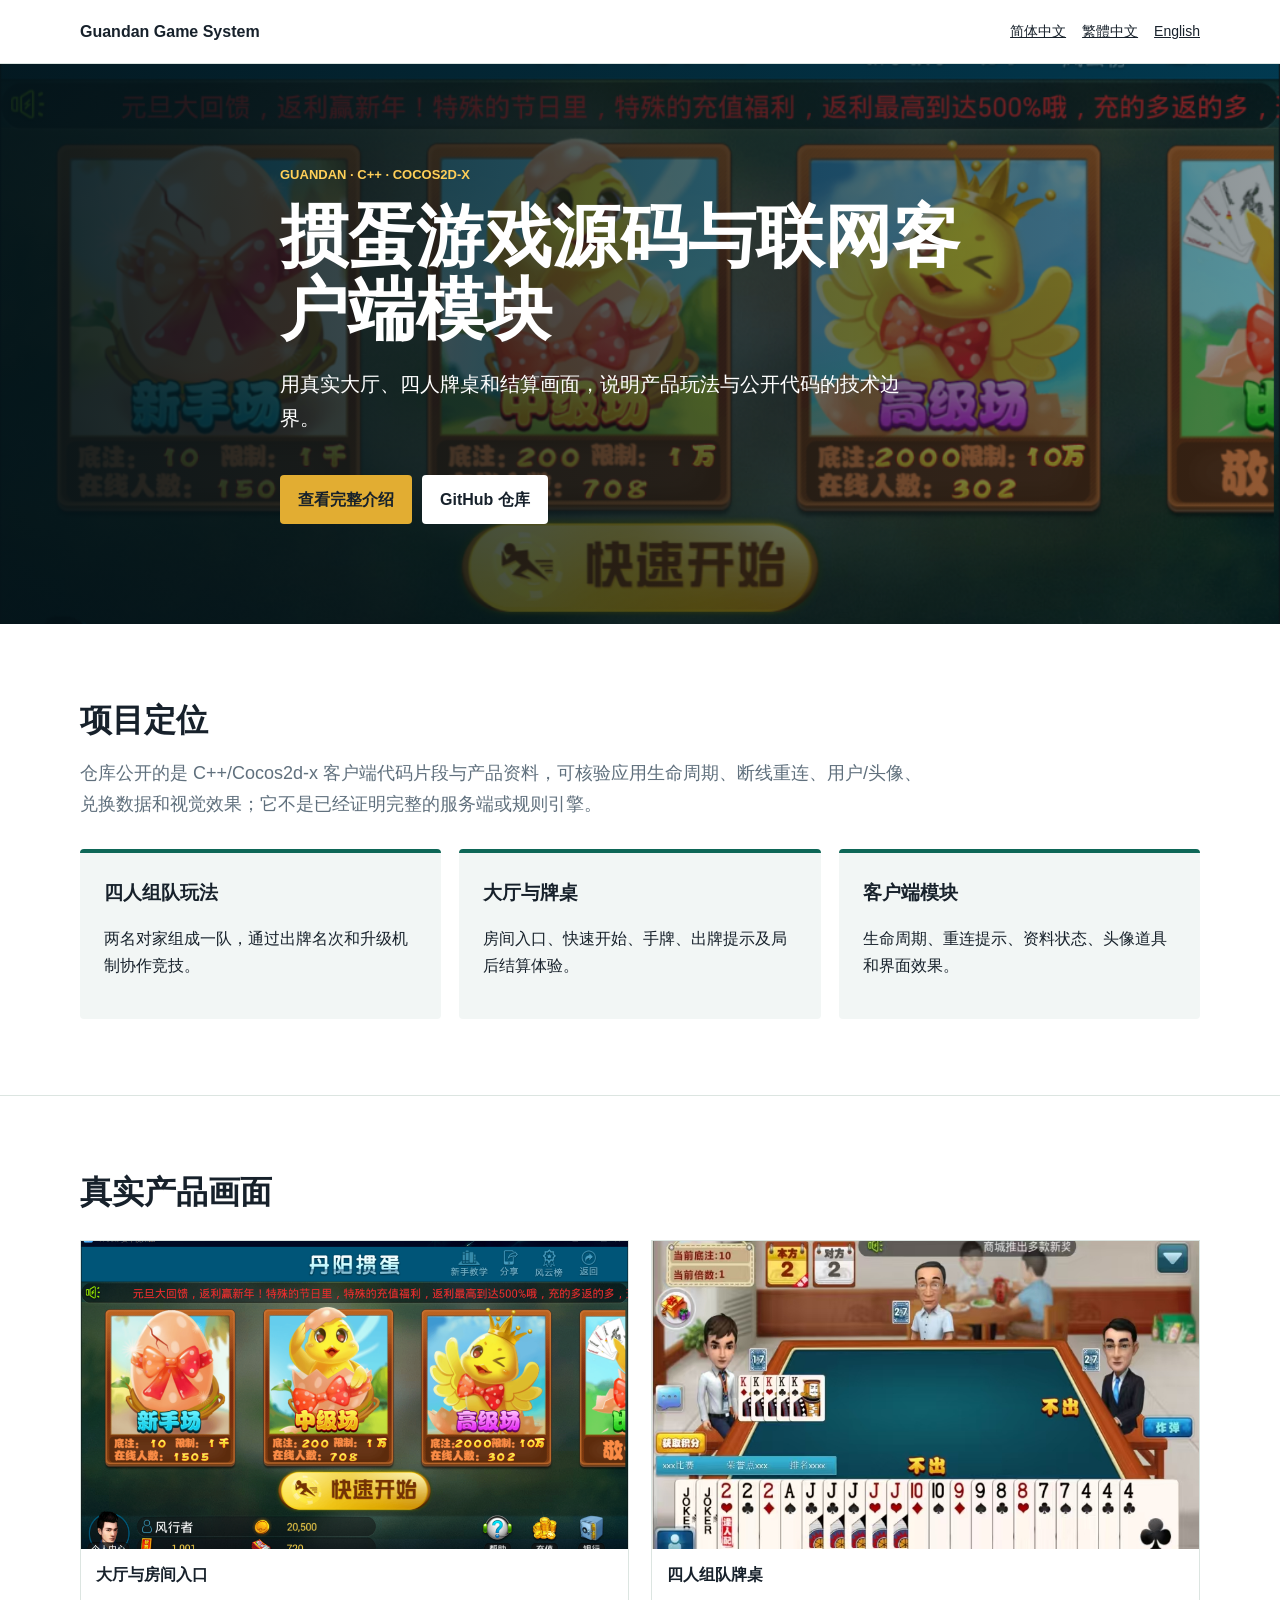
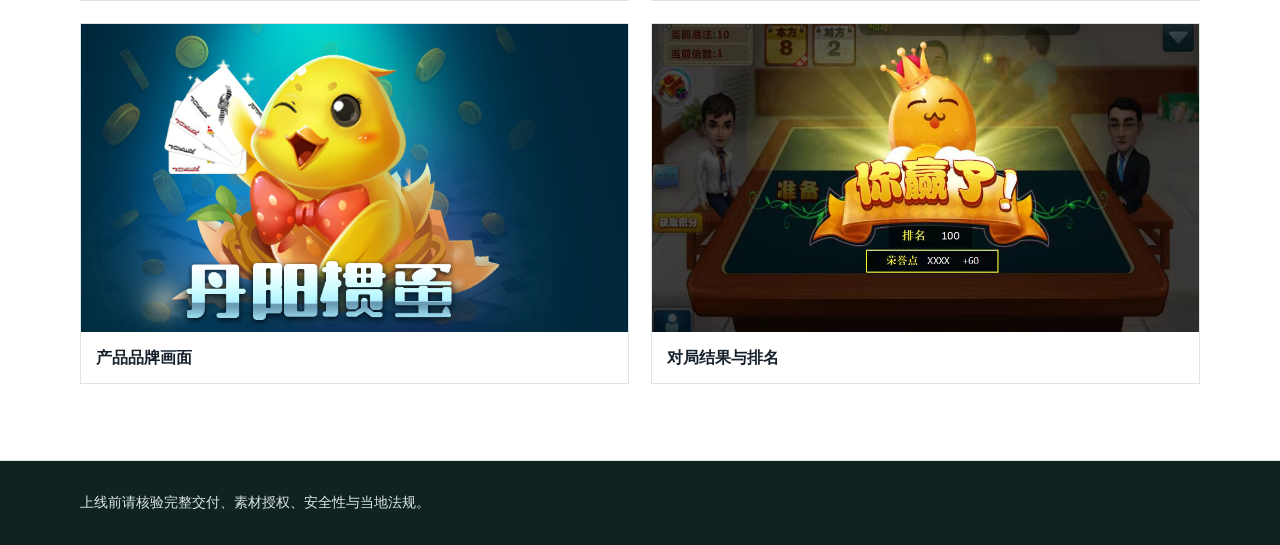
<file: docs/index.html>
<!doctype html><html lang="zh-CN"><head><meta charset="utf-8">
  <meta name="google-site-verification" content="rrp5Uvgzi-1-rMxUBfhV3wjlNrFqzwnqiA4e3qsOLEM" /><meta name="viewport" content="width=device-width,initial-scale=1"><title>掼蛋游戏源码｜C++ Cocos2d-x 客户端与联网大厅</title><meta name="description" content="掼蛋游戏源码图文介绍：四人组队玩法、大厅与牌桌体验，以及 C++ Cocos2d-x 客户端、断线重连、用户数据和特效模块。"><link rel="canonical" href="https://masterai-top.github.io/Egg-Throwing-Arcade-Game-System/"><link rel="alternate" hreflang="zh-CN" href="https://masterai-top.github.io/Egg-Throwing-Arcade-Game-System/zh-cn/"><link rel="alternate" hreflang="zh-TW" href="https://masterai-top.github.io/Egg-Throwing-Arcade-Game-System/zh-tw/"><link rel="alternate" hreflang="en" href="https://masterai-top.github.io/Egg-Throwing-Arcade-Game-System/en/"><link rel="alternate" hreflang="x-default" href="https://masterai-top.github.io/Egg-Throwing-Arcade-Game-System/"><meta property="og:title" content="掼蛋游戏源码与 C++ 客户端模块"><meta property="og:image" content="https://masterai-top.github.io/Egg-Throwing-Arcade-Game-System/assets/images/guandan-lobby.png"><link rel="stylesheet" href="assets/style.css"></head><body><nav><div class="wrap nav"><a class="brand" href="./">Guandan Game System</a><div class="lang"><a href="zh-cn/">简体中文</a><a href="zh-tw/">繁體中文</a><a href="en/">English</a></div></div></nav><header class="hero"><div class="wrap hero-copy"><div class="eyebrow">GUANDAN · C++ · COCOS2D-X</div><h1>掼蛋游戏源码与联网客户端模块</h1><p>用真实大厅、四人牌桌和结算画面，说明产品玩法与公开代码的技术边界。</p><a class="button" href="zh-cn/">查看完整介绍</a><a class="button alt" href="https://github.com/masterai-top/Egg-Throwing-Arcade-Game-System">GitHub 仓库</a></div></header><main><section><div class="wrap"><h2>项目定位</h2><p class="lead">仓库公开的是 C++/Cocos2d-x 客户端代码片段与产品资料，可核验应用生命周期、断线重连、用户/头像、兑换数据和视觉效果；它不是已经证明完整的服务端或规则引擎。</p><div class="cards"><article class="card"><h3>四人组队玩法</h3><p>两名对家组成一队，通过出牌名次和升级机制协作竞技。</p></article><article class="card"><h3>大厅与牌桌</h3><p>房间入口、快速开始、手牌、出牌提示及局后结算体验。</p></article><article class="card"><h3>客户端模块</h3><p>生命周期、重连提示、资料状态、头像道具和界面效果。</p></article></div></div></section><section><div class="wrap"><h2>真实产品画面</h2><div class="gallery"><figure><img src="assets/images/guandan-lobby.png" alt="掼蛋游戏大厅"><figcaption>大厅与房间入口</figcaption></figure><figure><img src="assets/images/guandan-table.png" alt="掼蛋四人牌桌"><figcaption>四人组队牌桌</figcaption></figure><figure><img src="assets/images/guandan-brand.png" alt="掼蛋产品品牌画面"><figcaption>产品品牌画面</figcaption></figure><figure><img src="assets/images/guandan-result.png" alt="掼蛋结算界面"><figcaption>对局结果与排名</figcaption></figure></div></div></section></main><footer class="footer"><div class="wrap">上线前请核验完整交付、素材授权、安全性与当地法规。</div></footer></body></html>
</file>
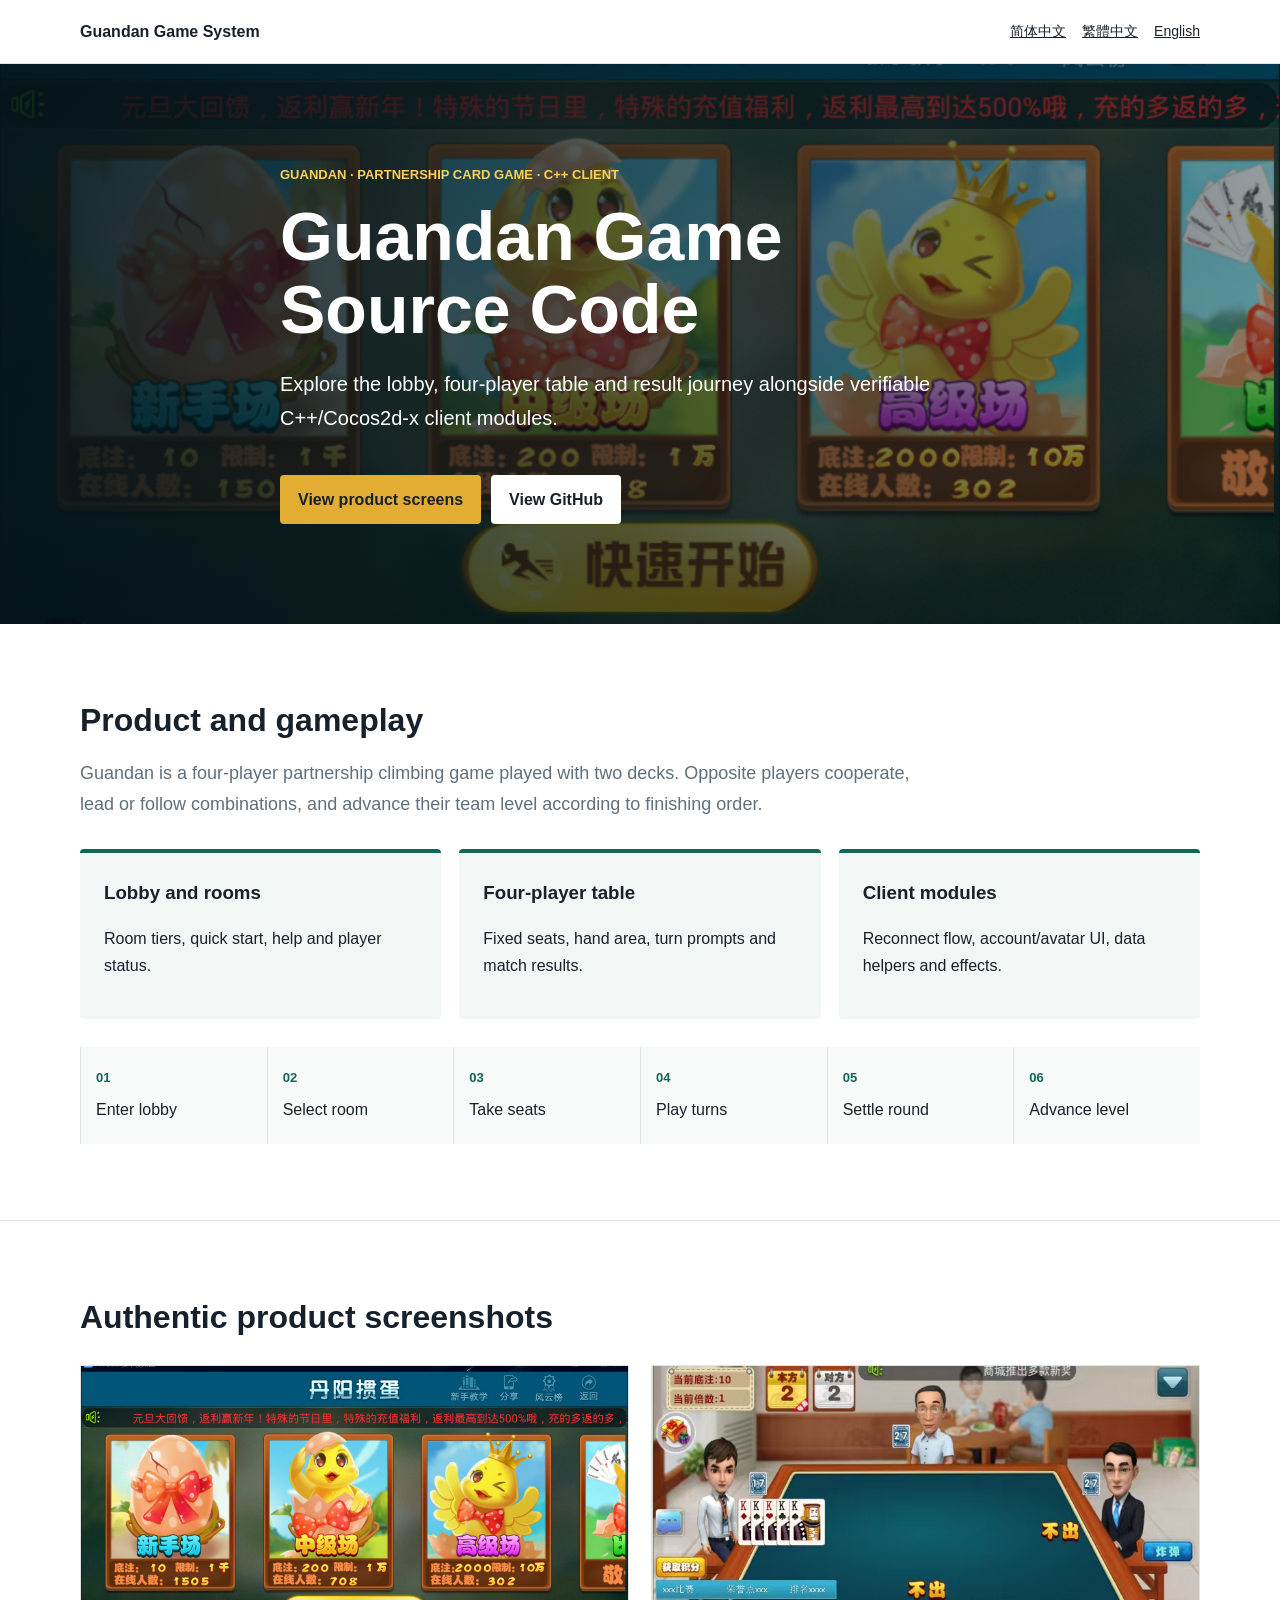
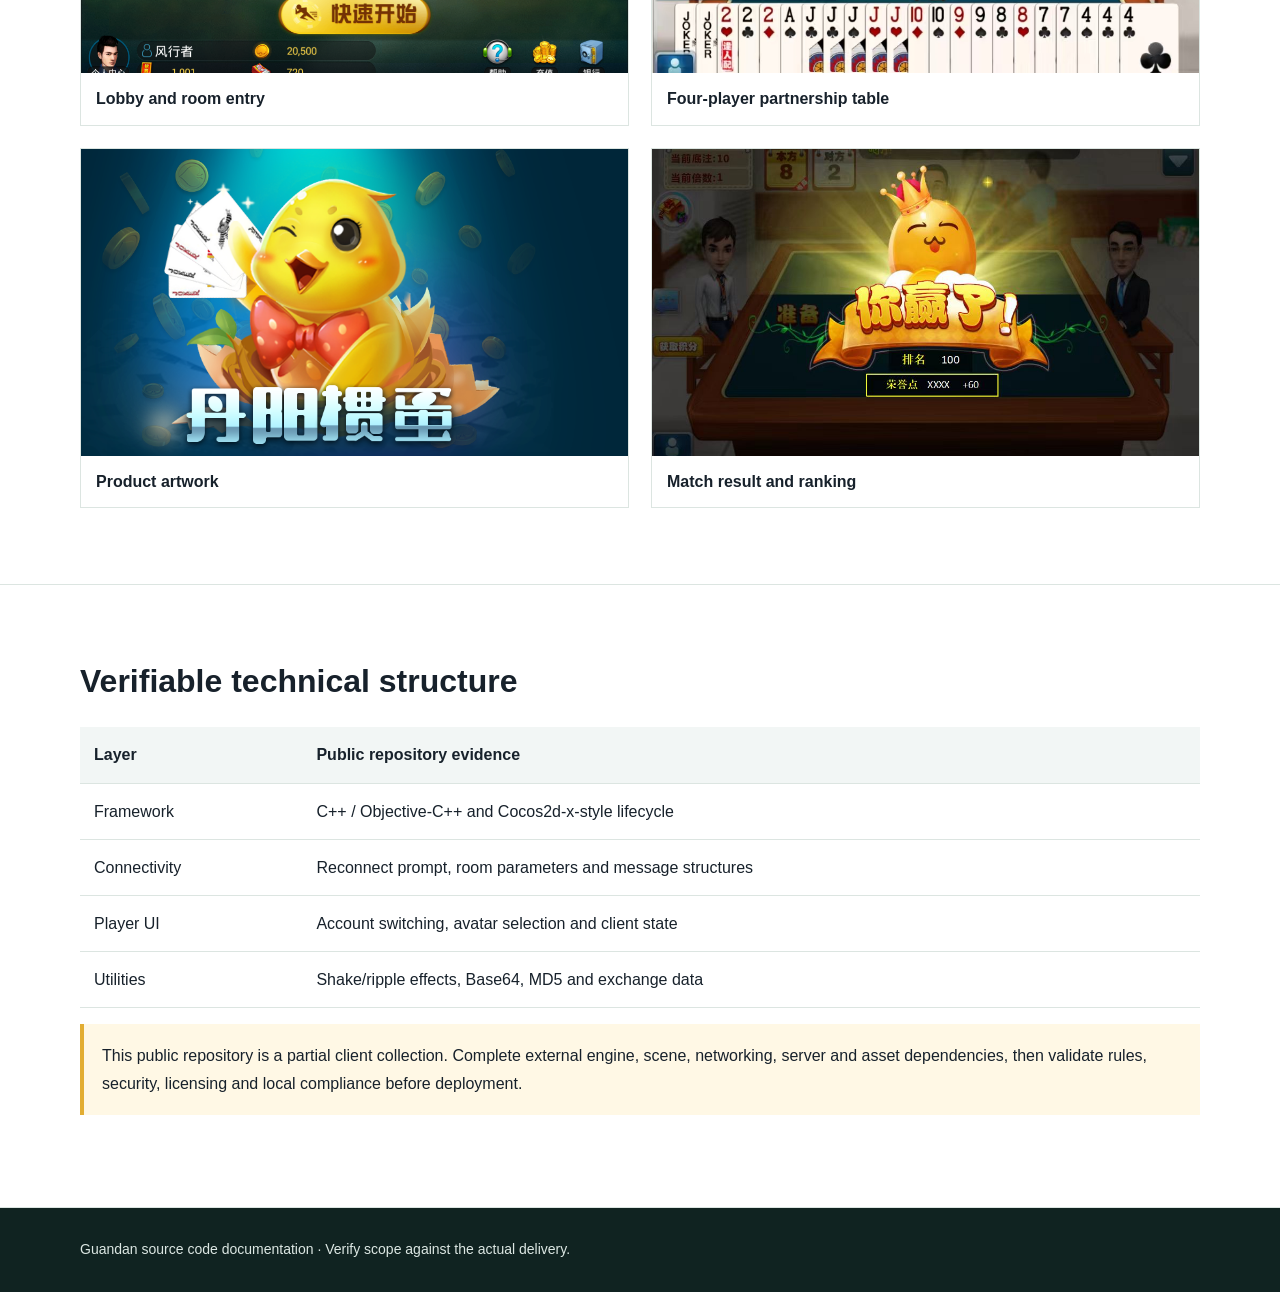
<file: docs/en/index.html>
<!doctype html><html lang="en"><head><meta charset="utf-8"><meta name="viewport" content="width=device-width,initial-scale=1"><title>Guandan Game Source Code | C++ Cocos2d-x Client Modules</title><meta name="description" content="Guandan game source code overview with four-player partnership gameplay, authentic lobby/table screenshots and verifiable C++ Cocos2d-x client modules."><link rel="canonical" href="https://masterai-top.github.io/Egg-Throwing-Arcade-Game-System/en/"><link rel="alternate" hreflang="zh-CN" href="https://masterai-top.github.io/Egg-Throwing-Arcade-Game-System/zh-cn/"><link rel="alternate" hreflang="zh-TW" href="https://masterai-top.github.io/Egg-Throwing-Arcade-Game-System/zh-tw/"><link rel="alternate" hreflang="en" href="https://masterai-top.github.io/Egg-Throwing-Arcade-Game-System/en/"><link rel="alternate" hreflang="x-default" href="https://masterai-top.github.io/Egg-Throwing-Arcade-Game-System/"><meta property="og:image" content="https://masterai-top.github.io/Egg-Throwing-Arcade-Game-System/assets/images/guandan-table.png"><link rel="stylesheet" href="../assets/style.css"></head><body><nav><div class="wrap nav"><a class="brand" href="../">Guandan Game System</a><div class="lang"><a href="../zh-cn/">简体中文</a><a href="../zh-tw/">繁體中文</a><a href="./">English</a></div></div></nav><header class="hero"><div class="wrap hero-copy"><div class="eyebrow">GUANDAN · PARTNERSHIP CARD GAME · C++ CLIENT</div><h1>Guandan Game Source Code</h1><p>Explore the lobby, four-player table and result journey alongside verifiable C++/Cocos2d-x client modules.</p><a class="button" href="#screens">View product screens</a><a class="button alt" href="https://github.com/masterai-top/Egg-Throwing-Arcade-Game-System">View GitHub</a></div></header><main><section><div class="wrap"><h2>Product and gameplay</h2><p class="lead">Guandan is a four-player partnership climbing game played with two decks. Opposite players cooperate, lead or follow combinations, and advance their team level according to finishing order.</p><div class="cards"><article class="card"><h3>Lobby and rooms</h3><p>Room tiers, quick start, help and player status.</p></article><article class="card"><h3>Four-player table</h3><p>Fixed seats, hand area, turn prompts and match results.</p></article><article class="card"><h3>Client modules</h3><p>Reconnect flow, account/avatar UI, data helpers and effects.</p></article></div><div class="flow"><div class="step"><b>01</b>Enter lobby</div><div class="step"><b>02</b>Select room</div><div class="step"><b>03</b>Take seats</div><div class="step"><b>04</b>Play turns</div><div class="step"><b>05</b>Settle round</div><div class="step"><b>06</b>Advance level</div></div></div></section><section id="screens"><div class="wrap"><h2>Authentic product screenshots</h2><div class="gallery"><figure><img src="../assets/images/guandan-lobby.png" alt="Guandan game lobby and room selection"><figcaption>Lobby and room entry</figcaption></figure><figure><img src="../assets/images/guandan-table.png" alt="Guandan four-player card table"><figcaption>Four-player partnership table</figcaption></figure><figure><img src="../assets/images/guandan-brand.png" alt="Guandan product artwork"><figcaption>Product artwork</figcaption></figure><figure><img src="../assets/images/guandan-result.png" alt="Guandan match result and ranking"><figcaption>Match result and ranking</figcaption></figure></div></div></section><section><div class="wrap"><h2>Verifiable technical structure</h2><table class="tech"><tr><th>Layer</th><th>Public repository evidence</th></tr><tr><td>Framework</td><td>C++ / Objective-C++ and Cocos2d-x-style lifecycle</td></tr><tr><td>Connectivity</td><td>Reconnect prompt, room parameters and message structures</td></tr><tr><td>Player UI</td><td>Account switching, avatar selection and client state</td></tr><tr><td>Utilities</td><td>Shake/ripple effects, Base64, MD5 and exchange data</td></tr></table><p class="note">This public repository is a partial client collection. Complete external engine, scene, networking, server and asset dependencies, then validate rules, security, licensing and local compliance before deployment.</p></div></section></main><footer class="footer"><div class="wrap">Guandan source code documentation · Verify scope against the actual delivery.</div></footer></body></html>
</file>
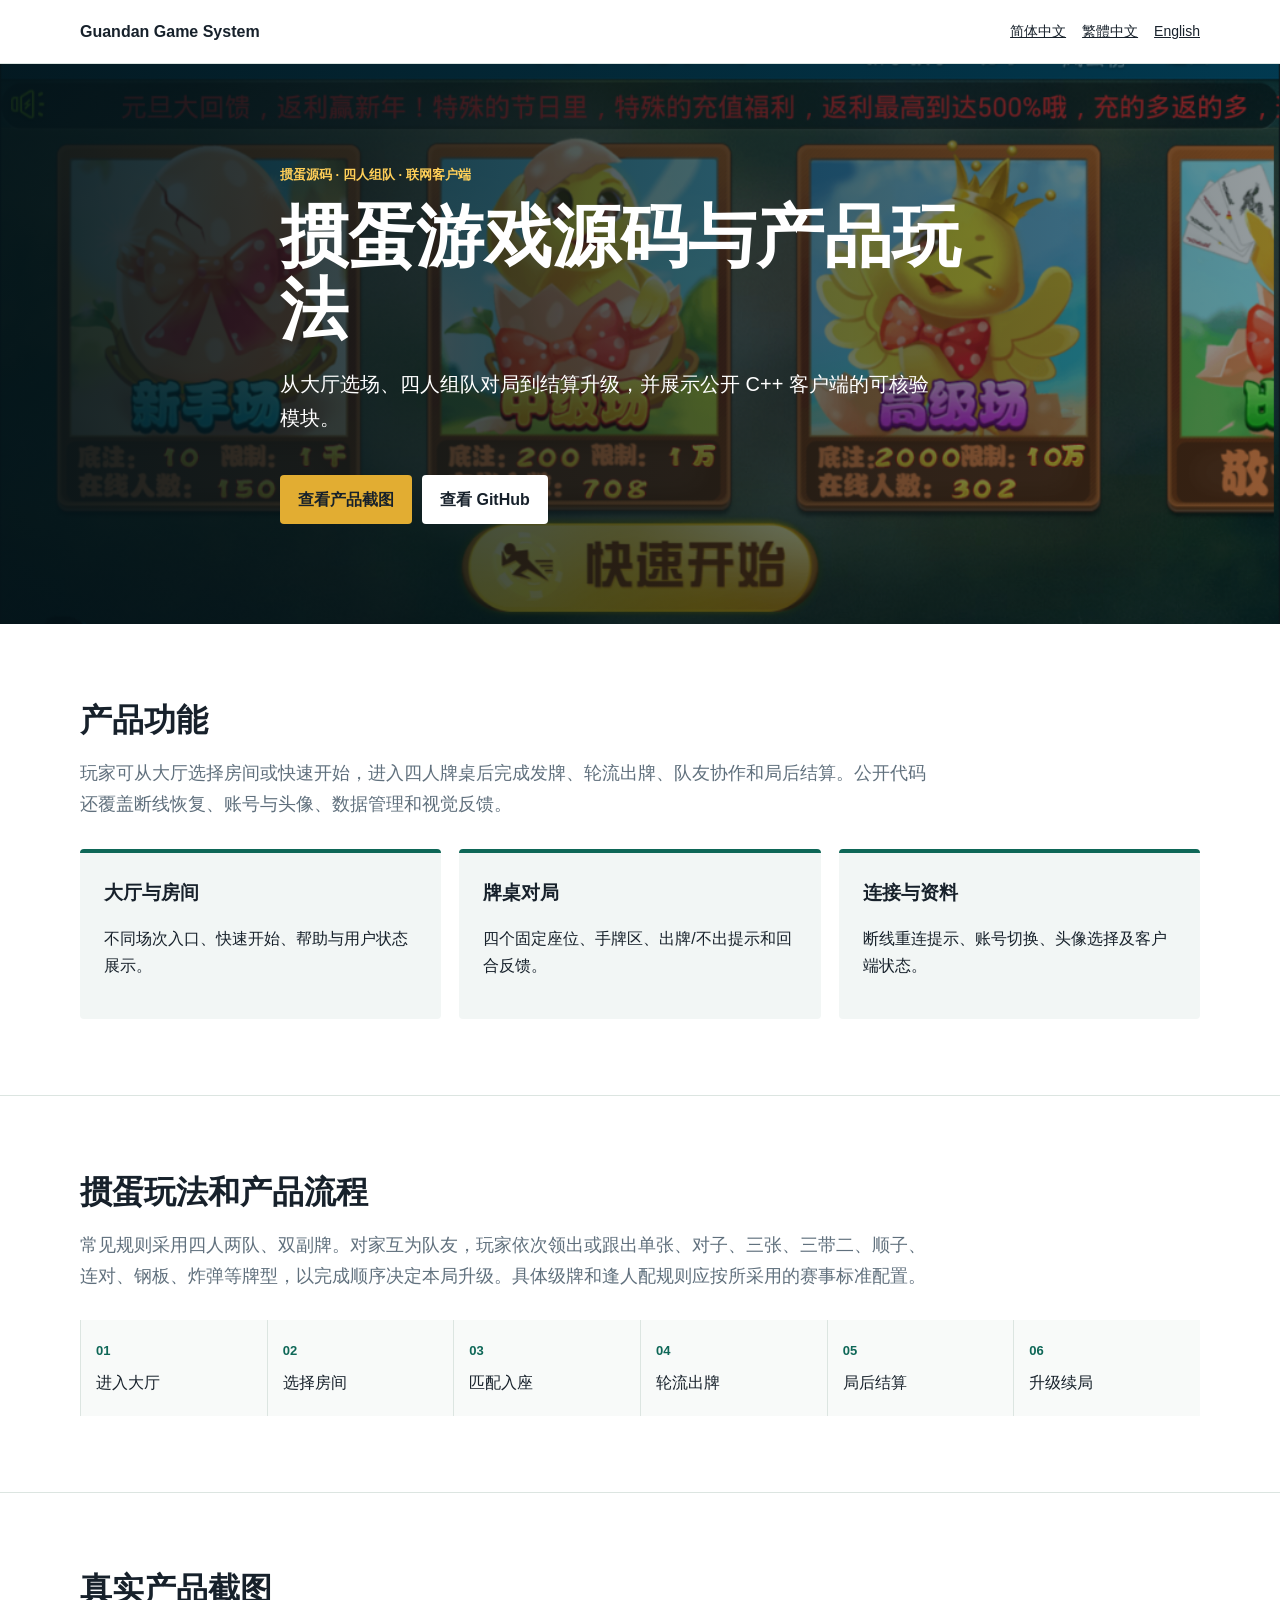
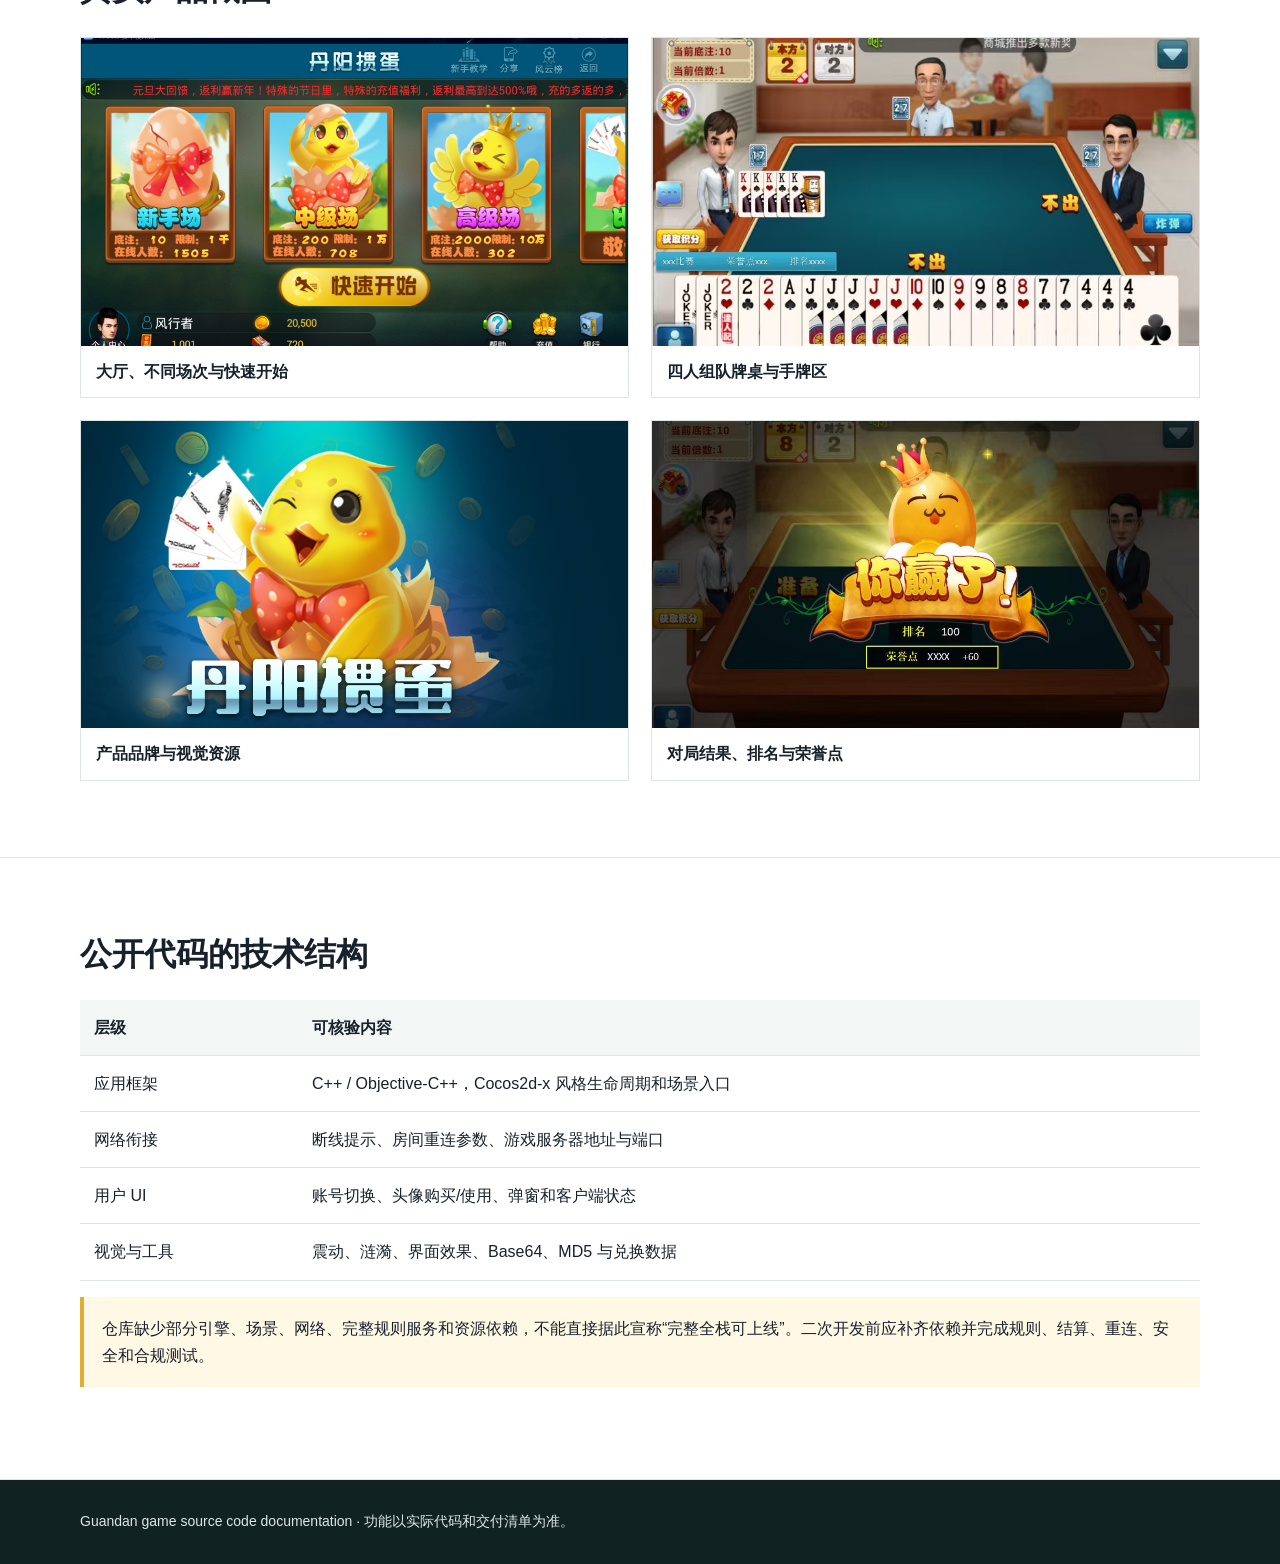
<file: docs/zh-cn/index.html>
<!doctype html><html lang="zh-CN"><head><meta charset="utf-8"><meta name="viewport" content="width=device-width,initial-scale=1"><title>掼蛋源码与掼蛋游戏源码｜玩法、截图和 C++ 技术结构</title><meta name="description" content="掼蛋源码完整图文说明：四人两队、双副牌、常见牌型、房间对局流程，以及 C++ Cocos2d-x 客户端、断线重连和用户模块。"><link rel="canonical" href="https://masterai-top.github.io/Egg-Throwing-Arcade-Game-System/zh-cn/"><link rel="alternate" hreflang="zh-CN" href="https://masterai-top.github.io/Egg-Throwing-Arcade-Game-System/zh-cn/"><link rel="alternate" hreflang="zh-TW" href="https://masterai-top.github.io/Egg-Throwing-Arcade-Game-System/zh-tw/"><link rel="alternate" hreflang="en" href="https://masterai-top.github.io/Egg-Throwing-Arcade-Game-System/en/"><link rel="alternate" hreflang="x-default" href="https://masterai-top.github.io/Egg-Throwing-Arcade-Game-System/"><meta property="og:image" content="https://masterai-top.github.io/Egg-Throwing-Arcade-Game-System/assets/images/guandan-table.png"><link rel="stylesheet" href="../assets/style.css"></head><body><nav><div class="wrap nav"><a class="brand" href="../">Guandan Game System</a><div class="lang"><a href="./">简体中文</a><a href="../zh-tw/">繁體中文</a><a href="../en/">English</a></div></div></nav><header class="hero"><div class="wrap hero-copy"><div class="eyebrow">掼蛋源码 · 四人组队 · 联网客户端</div><h1>掼蛋游戏源码与产品玩法</h1><p>从大厅选场、四人组队对局到结算升级，并展示公开 C++ 客户端的可核验模块。</p><a class="button" href="#screens">查看产品截图</a><a class="button alt" href="https://github.com/masterai-top/Egg-Throwing-Arcade-Game-System">查看 GitHub</a></div></header><main><section><div class="wrap"><h2>产品功能</h2><p class="lead">玩家可从大厅选择房间或快速开始，进入四人牌桌后完成发牌、轮流出牌、队友协作和局后结算。公开代码还覆盖断线恢复、账号与头像、数据管理和视觉反馈。</p><div class="cards"><article class="card"><h3>大厅与房间</h3><p>不同场次入口、快速开始、帮助与用户状态展示。</p></article><article class="card"><h3>牌桌对局</h3><p>四个固定座位、手牌区、出牌/不出提示和回合反馈。</p></article><article class="card"><h3>连接与资料</h3><p>断线重连提示、账号切换、头像选择及客户端状态。</p></article></div></div></section><section><div class="wrap"><h2>掼蛋玩法和产品流程</h2><p class="lead">常见规则采用四人两队、双副牌。对家互为队友，玩家依次领出或跟出单张、对子、三张、三带二、顺子、连对、钢板、炸弹等牌型，以完成顺序决定本局升级。具体级牌和逢人配规则应按所采用的赛事标准配置。</p><div class="flow"><div class="step"><b>01</b>进入大厅</div><div class="step"><b>02</b>选择房间</div><div class="step"><b>03</b>匹配入座</div><div class="step"><b>04</b>轮流出牌</div><div class="step"><b>05</b>局后结算</div><div class="step"><b>06</b>升级续局</div></div></div></section><section id="screens"><div class="wrap"><h2>真实产品截图</h2><div class="gallery"><figure><img src="../assets/images/guandan-lobby.png" alt="掼蛋源码产品大厅和房间"><figcaption>大厅、不同场次与快速开始</figcaption></figure><figure><img src="../assets/images/guandan-table.png" alt="掼蛋游戏四人牌桌和手牌"><figcaption>四人组队牌桌与手牌区</figcaption></figure><figure><img src="../assets/images/guandan-brand.png" alt="丹阳掼蛋产品品牌画面"><figcaption>产品品牌与视觉资源</figcaption></figure><figure><img src="../assets/images/guandan-result.png" alt="掼蛋游戏结算和排名"><figcaption>对局结果、排名与荣誉点</figcaption></figure></div></div></section><section><div class="wrap"><h2>公开代码的技术结构</h2><table class="tech"><tr><th>层级</th><th>可核验内容</th></tr><tr><td>应用框架</td><td>C++ / Objective-C++，Cocos2d-x 风格生命周期和场景入口</td></tr><tr><td>网络衔接</td><td>断线提示、房间重连参数、游戏服务器地址与端口</td></tr><tr><td>用户 UI</td><td>账号切换、头像购买/使用、弹窗和客户端状态</td></tr><tr><td>视觉与工具</td><td>震动、涟漪、界面效果、Base64、MD5 与兑换数据</td></tr></table><p class="note">仓库缺少部分引擎、场景、网络、完整规则服务和资源依赖，不能直接据此宣称“完整全栈可上线”。二次开发前应补齐依赖并完成规则、结算、重连、安全和合规测试。</p></div></section></main><footer class="footer"><div class="wrap">Guandan game source code documentation · 功能以实际代码和交付清单为准。</div></footer></body></html>
</file>
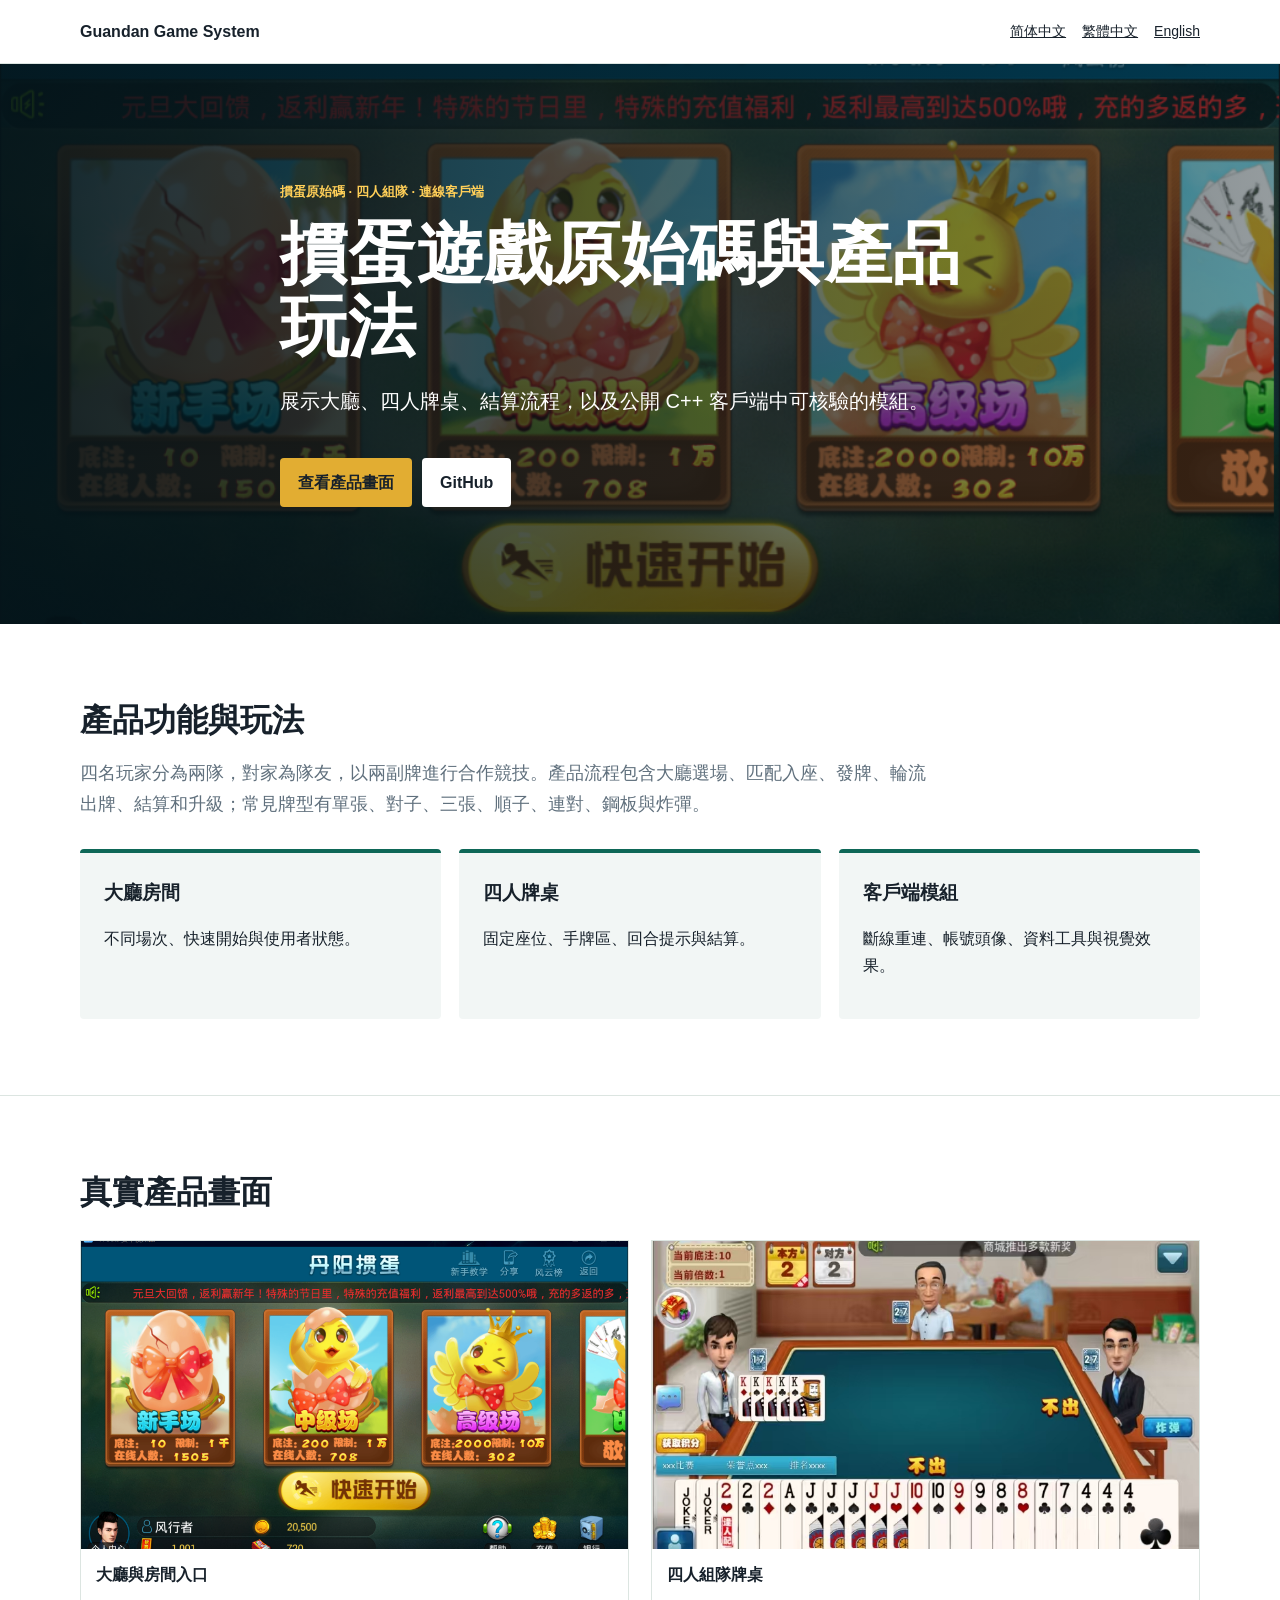
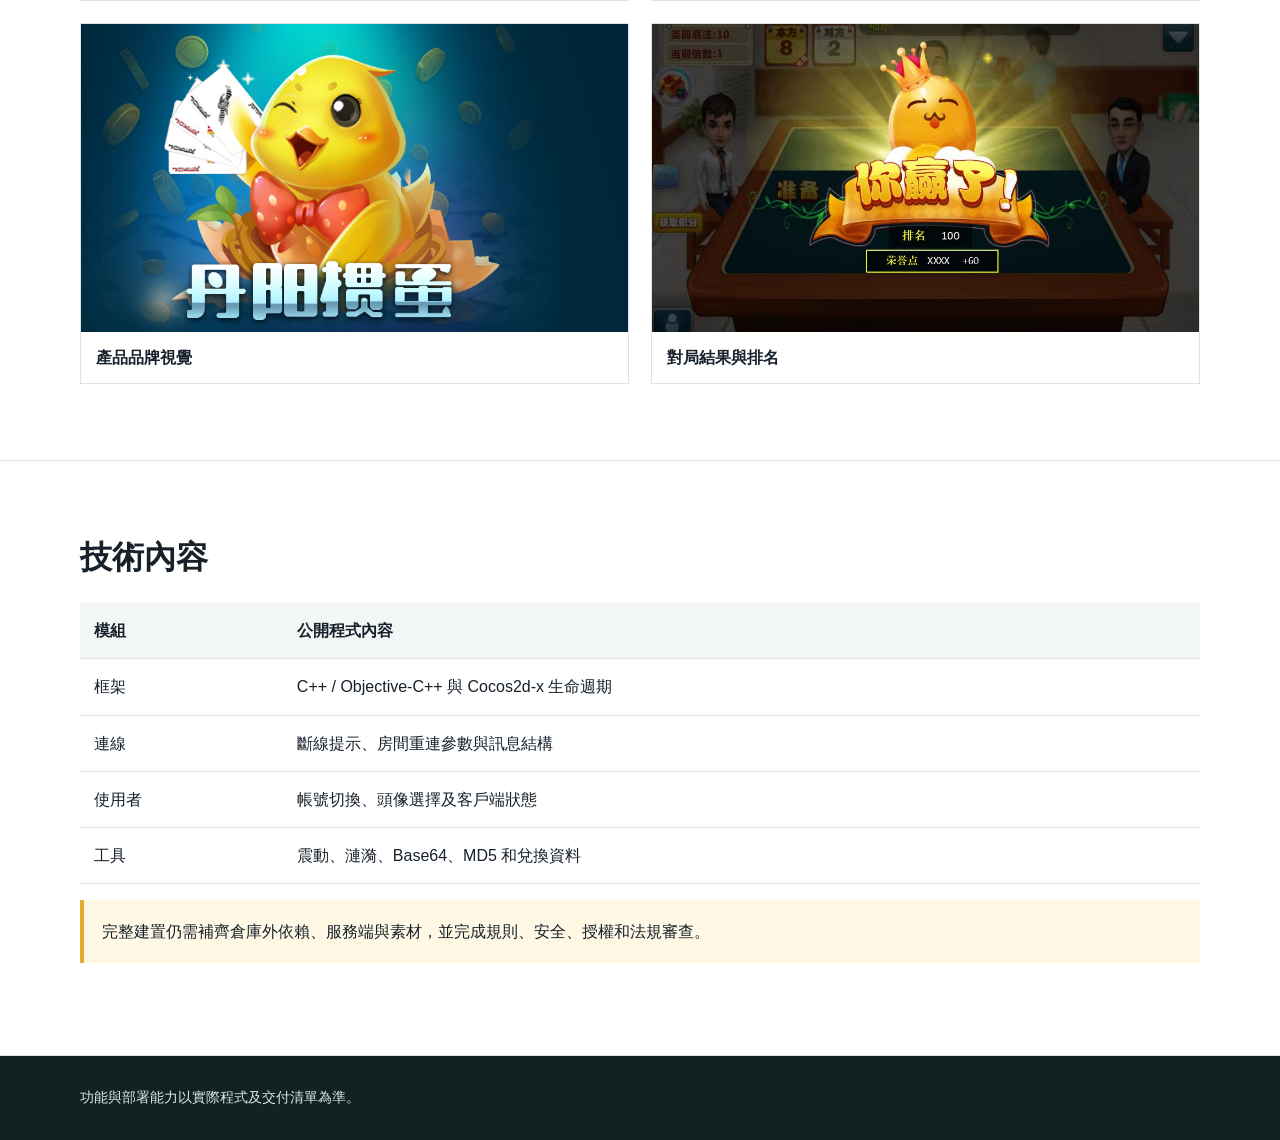
<file: docs/zh-tw/index.html>
<!doctype html><html lang="zh-TW"><head><meta charset="utf-8"><meta name="viewport" content="width=device-width,initial-scale=1"><title>摜蛋遊戲原始碼｜四人組隊玩法與 C++ 客戶端</title><meta name="description" content="摜蛋遊戲原始碼圖文介紹：四人兩隊、雙副牌、房間對局流程，以及 C++ Cocos2d-x 客戶端、斷線重連與使用者模組。"><link rel="canonical" href="https://masterai-top.github.io/Egg-Throwing-Arcade-Game-System/zh-tw/"><link rel="alternate" hreflang="zh-CN" href="https://masterai-top.github.io/Egg-Throwing-Arcade-Game-System/zh-cn/"><link rel="alternate" hreflang="zh-TW" href="https://masterai-top.github.io/Egg-Throwing-Arcade-Game-System/zh-tw/"><link rel="alternate" hreflang="en" href="https://masterai-top.github.io/Egg-Throwing-Arcade-Game-System/en/"><link rel="alternate" hreflang="x-default" href="https://masterai-top.github.io/Egg-Throwing-Arcade-Game-System/"><meta property="og:image" content="https://masterai-top.github.io/Egg-Throwing-Arcade-Game-System/assets/images/guandan-table.png"><link rel="stylesheet" href="../assets/style.css"></head><body><nav><div class="wrap nav"><a class="brand" href="../">Guandan Game System</a><div class="lang"><a href="../zh-cn/">简体中文</a><a href="./">繁體中文</a><a href="../en/">English</a></div></div></nav><header class="hero"><div class="wrap hero-copy"><div class="eyebrow">摜蛋原始碼 · 四人組隊 · 連線客戶端</div><h1>摜蛋遊戲原始碼與產品玩法</h1><p>展示大廳、四人牌桌、結算流程，以及公開 C++ 客戶端中可核驗的模組。</p><a class="button" href="#screens">查看產品畫面</a><a class="button alt" href="https://github.com/masterai-top/Egg-Throwing-Arcade-Game-System">GitHub</a></div></header><main><section><div class="wrap"><h2>產品功能與玩法</h2><p class="lead">四名玩家分為兩隊，對家為隊友，以兩副牌進行合作競技。產品流程包含大廳選場、匹配入座、發牌、輪流出牌、結算和升級；常見牌型有單張、對子、三張、順子、連對、鋼板與炸彈。</p><div class="cards"><article class="card"><h3>大廳房間</h3><p>不同場次、快速開始與使用者狀態。</p></article><article class="card"><h3>四人牌桌</h3><p>固定座位、手牌區、回合提示與結算。</p></article><article class="card"><h3>客戶端模組</h3><p>斷線重連、帳號頭像、資料工具與視覺效果。</p></article></div></div></section><section id="screens"><div class="wrap"><h2>真實產品畫面</h2><div class="gallery"><figure><img src="../assets/images/guandan-lobby.png" alt="摜蛋遊戲大廳"><figcaption>大廳與房間入口</figcaption></figure><figure><img src="../assets/images/guandan-table.png" alt="摜蛋四人牌桌"><figcaption>四人組隊牌桌</figcaption></figure><figure><img src="../assets/images/guandan-brand.png" alt="摜蛋品牌畫面"><figcaption>產品品牌視覺</figcaption></figure><figure><img src="../assets/images/guandan-result.png" alt="摜蛋結算畫面"><figcaption>對局結果與排名</figcaption></figure></div></div></section><section><div class="wrap"><h2>技術內容</h2><table class="tech"><tr><th>模組</th><th>公開程式內容</th></tr><tr><td>框架</td><td>C++ / Objective-C++ 與 Cocos2d-x 生命週期</td></tr><tr><td>連線</td><td>斷線提示、房間重連參數與訊息結構</td></tr><tr><td>使用者</td><td>帳號切換、頭像選擇及客戶端狀態</td></tr><tr><td>工具</td><td>震動、漣漪、Base64、MD5 和兌換資料</td></tr></table><p class="note">完整建置仍需補齊倉庫外依賴、服務端與素材，並完成規則、安全、授權和法規審查。</p></div></section></main><footer class="footer"><div class="wrap">功能與部署能力以實際程式及交付清單為準。</div></footer></body></html>
</file>
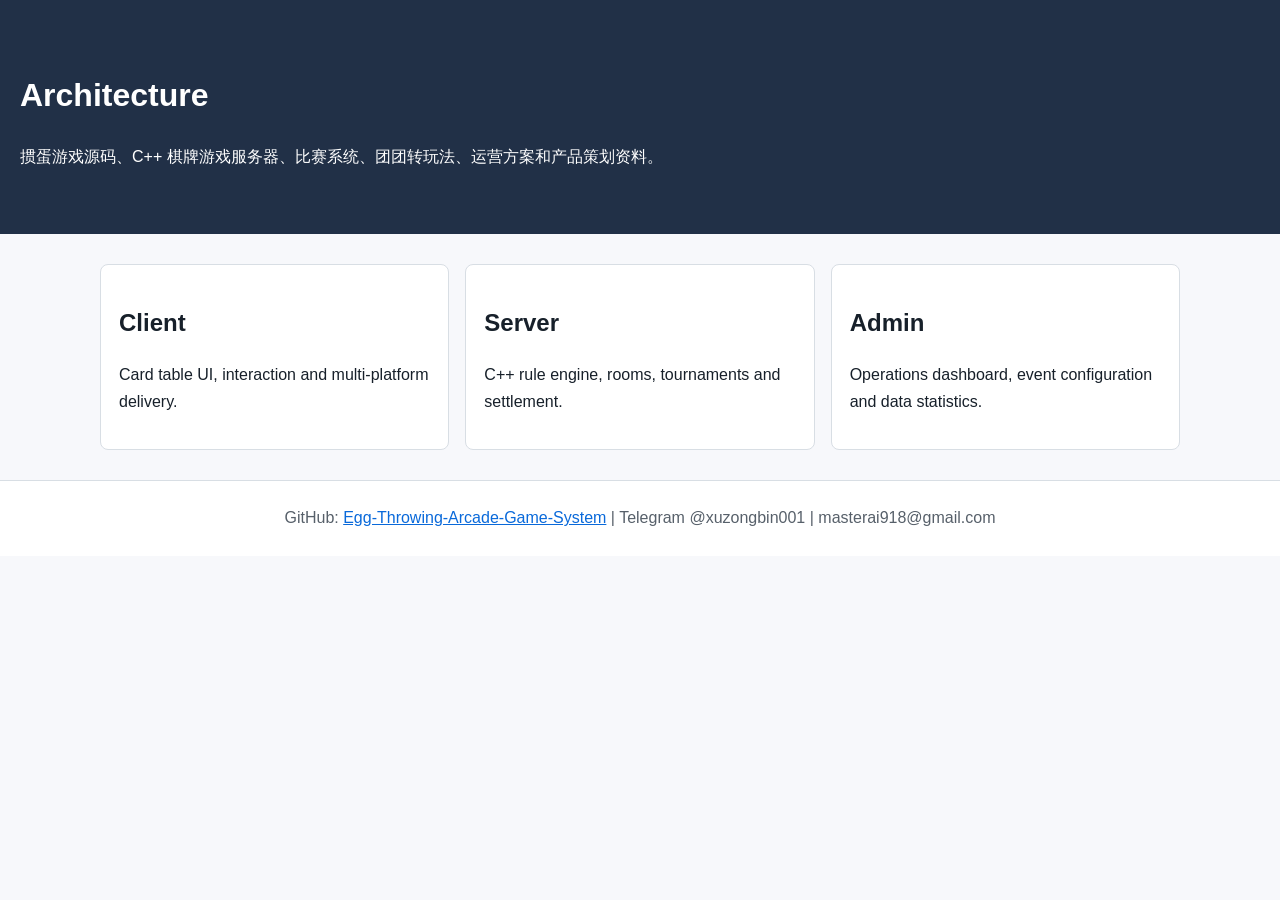
<file: docs/architecture.html>
<!doctype html>
<html lang="zh-CN">
<head>
  <meta charset="utf-8">
  <meta name="viewport" content="width=device-width, initial-scale=1">
  <title>Architecture - Egg Throwing Arcade Game</title>
  <meta name="description" content="掼蛋游戏源码，Guandan and Egg Throwing arcade card game source code with C++ rule engine, tournament system, rotating-table gameplay, operations plan and market research documents.">
  <style>
body{font-family:Arial,"Microsoft YaHei",sans-serif;margin:0;color:#17202a;background:#f7f8fb;line-height:1.65}
header{background:#213047;color:white;padding:48px 20px}
main{max-width:1080px;margin:0 auto;padding:30px 20px}
.grid{display:grid;grid-template-columns:repeat(auto-fit,minmax(230px,1fr));gap:16px}
.card{background:white;border:1px solid #d8dee4;border-radius:8px;padding:18px}
.tag{display:inline-block;background:#fff3d7;border:1px solid #e4ca85;border-radius:999px;padding:5px 9px;margin:3px}
a{color:#0969da}footer{padding:24px 20px;text-align:center;color:#57606a;background:white;border-top:1px solid #d8dee4}
</style>
</head>
<body>
  <header><h1>Architecture</h1><p>掼蛋游戏源码、C++ 棋牌游戏服务器、比赛系统、团团转玩法、运营方案和产品策划资料。</p></header>
  <main><div class="grid"><div class="card"><h2>Client</h2><p>Card table UI, interaction and multi-platform delivery.</p></div><div class="card"><h2>Server</h2><p>C++ rule engine, rooms, tournaments and settlement.</p></div><div class="card"><h2>Admin</h2><p>Operations dashboard, event configuration and data statistics.</p></div></div></main>
  <footer>GitHub: <a href="https://github.com/masterai-top/Egg-Throwing-Arcade-Game-System">Egg-Throwing-Arcade-Game-System</a> | Telegram @xuzongbin001 | masterai918@gmail.com</footer>
</body>
</html>
</file>
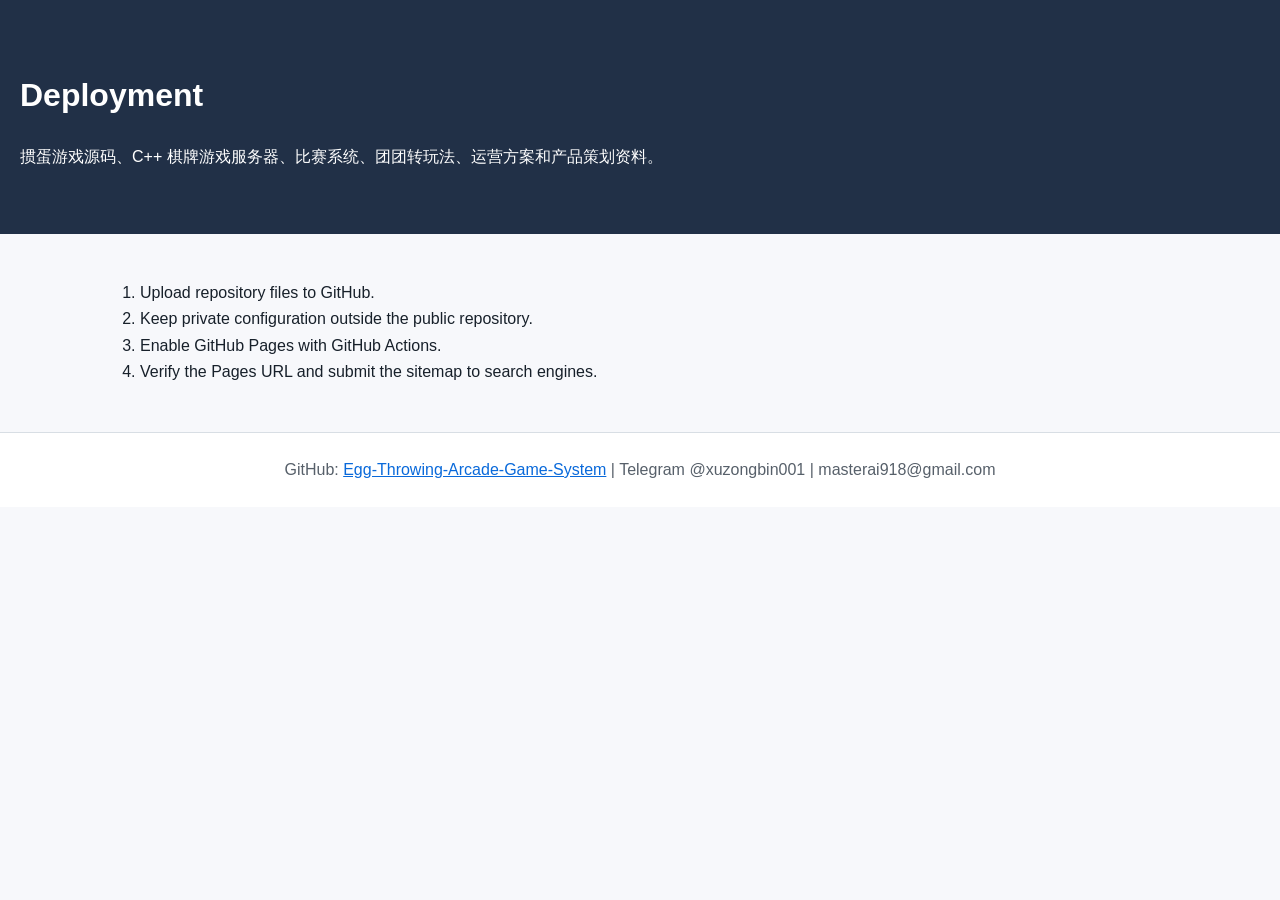
<file: docs/deployment.html>
<!doctype html>
<html lang="zh-CN">
<head>
  <meta charset="utf-8">
  <meta name="viewport" content="width=device-width, initial-scale=1">
  <title>Deployment - Guandan Source Code</title>
  <meta name="description" content="掼蛋游戏源码，Guandan and Egg Throwing arcade card game source code with C++ rule engine, tournament system, rotating-table gameplay, operations plan and market research documents.">
  <style>
body{font-family:Arial,"Microsoft YaHei",sans-serif;margin:0;color:#17202a;background:#f7f8fb;line-height:1.65}
header{background:#213047;color:white;padding:48px 20px}
main{max-width:1080px;margin:0 auto;padding:30px 20px}
.grid{display:grid;grid-template-columns:repeat(auto-fit,minmax(230px,1fr));gap:16px}
.card{background:white;border:1px solid #d8dee4;border-radius:8px;padding:18px}
.tag{display:inline-block;background:#fff3d7;border:1px solid #e4ca85;border-radius:999px;padding:5px 9px;margin:3px}
a{color:#0969da}footer{padding:24px 20px;text-align:center;color:#57606a;background:white;border-top:1px solid #d8dee4}
</style>
</head>
<body>
  <header><h1>Deployment</h1><p>掼蛋游戏源码、C++ 棋牌游戏服务器、比赛系统、团团转玩法、运营方案和产品策划资料。</p></header>
  <main><ol><li>Upload repository files to GitHub.</li><li>Keep private configuration outside the public repository.</li><li>Enable GitHub Pages with GitHub Actions.</li><li>Verify the Pages URL and submit the sitemap to search engines.</li></ol></main>
  <footer>GitHub: <a href="https://github.com/masterai-top/Egg-Throwing-Arcade-Game-System">Egg-Throwing-Arcade-Game-System</a> | Telegram @xuzongbin001 | masterai918@gmail.com</footer>
</body>
</html>
</file>
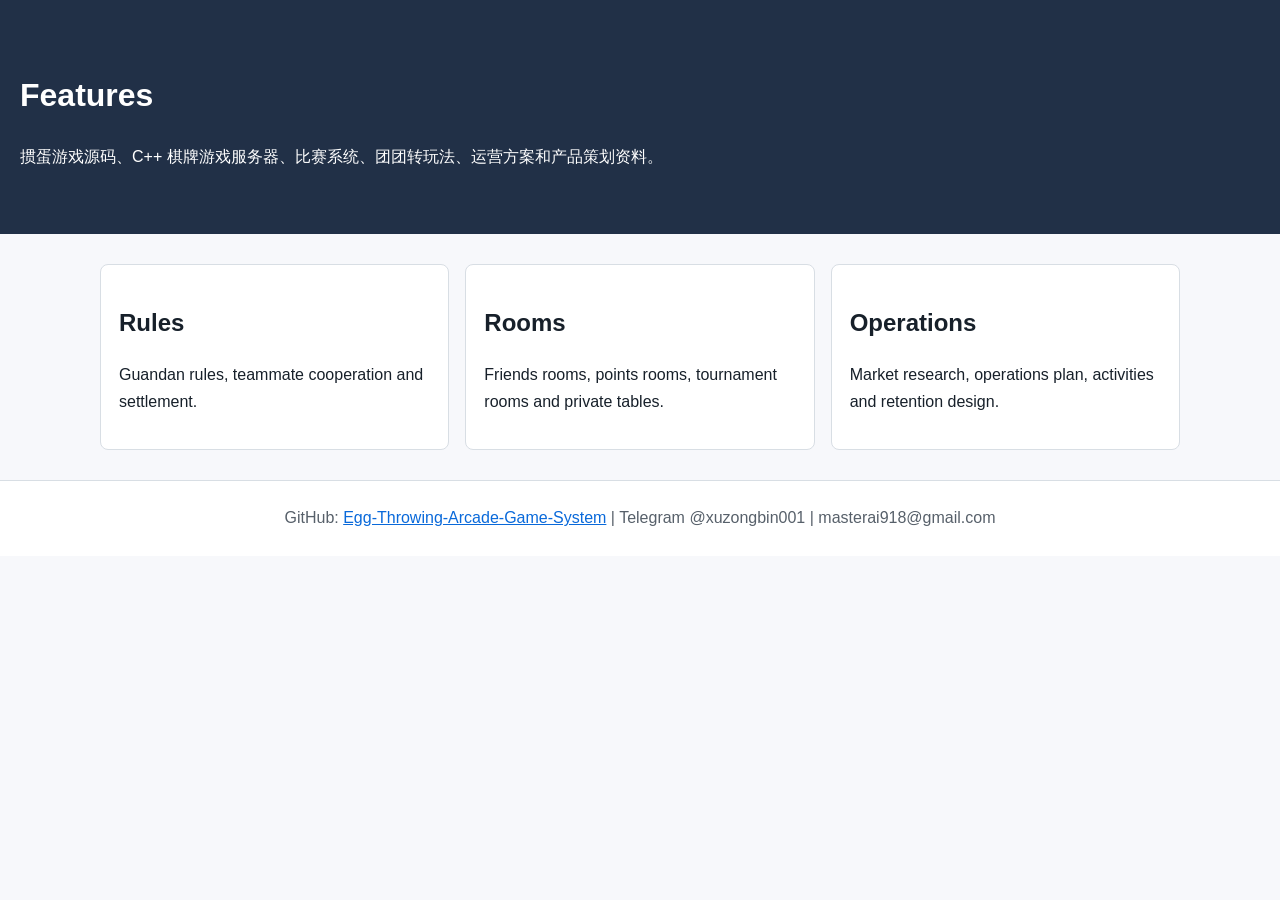
<file: docs/features.html>
<!doctype html>
<html lang="zh-CN">
<head>
  <meta charset="utf-8">
  <meta name="viewport" content="width=device-width, initial-scale=1">
  <title>Features - Guandan Game Source Code</title>
  <meta name="description" content="掼蛋游戏源码，Guandan and Egg Throwing arcade card game source code with C++ rule engine, tournament system, rotating-table gameplay, operations plan and market research documents.">
  <style>
body{font-family:Arial,"Microsoft YaHei",sans-serif;margin:0;color:#17202a;background:#f7f8fb;line-height:1.65}
header{background:#213047;color:white;padding:48px 20px}
main{max-width:1080px;margin:0 auto;padding:30px 20px}
.grid{display:grid;grid-template-columns:repeat(auto-fit,minmax(230px,1fr));gap:16px}
.card{background:white;border:1px solid #d8dee4;border-radius:8px;padding:18px}
.tag{display:inline-block;background:#fff3d7;border:1px solid #e4ca85;border-radius:999px;padding:5px 9px;margin:3px}
a{color:#0969da}footer{padding:24px 20px;text-align:center;color:#57606a;background:white;border-top:1px solid #d8dee4}
</style>
</head>
<body>
  <header><h1>Features</h1><p>掼蛋游戏源码、C++ 棋牌游戏服务器、比赛系统、团团转玩法、运营方案和产品策划资料。</p></header>
  <main><div class="grid"><div class="card"><h2>Rules</h2><p>Guandan rules, teammate cooperation and settlement.</p></div><div class="card"><h2>Rooms</h2><p>Friends rooms, points rooms, tournament rooms and private tables.</p></div><div class="card"><h2>Operations</h2><p>Market research, operations plan, activities and retention design.</p></div></div></main>
  <footer>GitHub: <a href="https://github.com/masterai-top/Egg-Throwing-Arcade-Game-System">Egg-Throwing-Arcade-Game-System</a> | Telegram @xuzongbin001 | masterai918@gmail.com</footer>
</body>
</html>
</file>
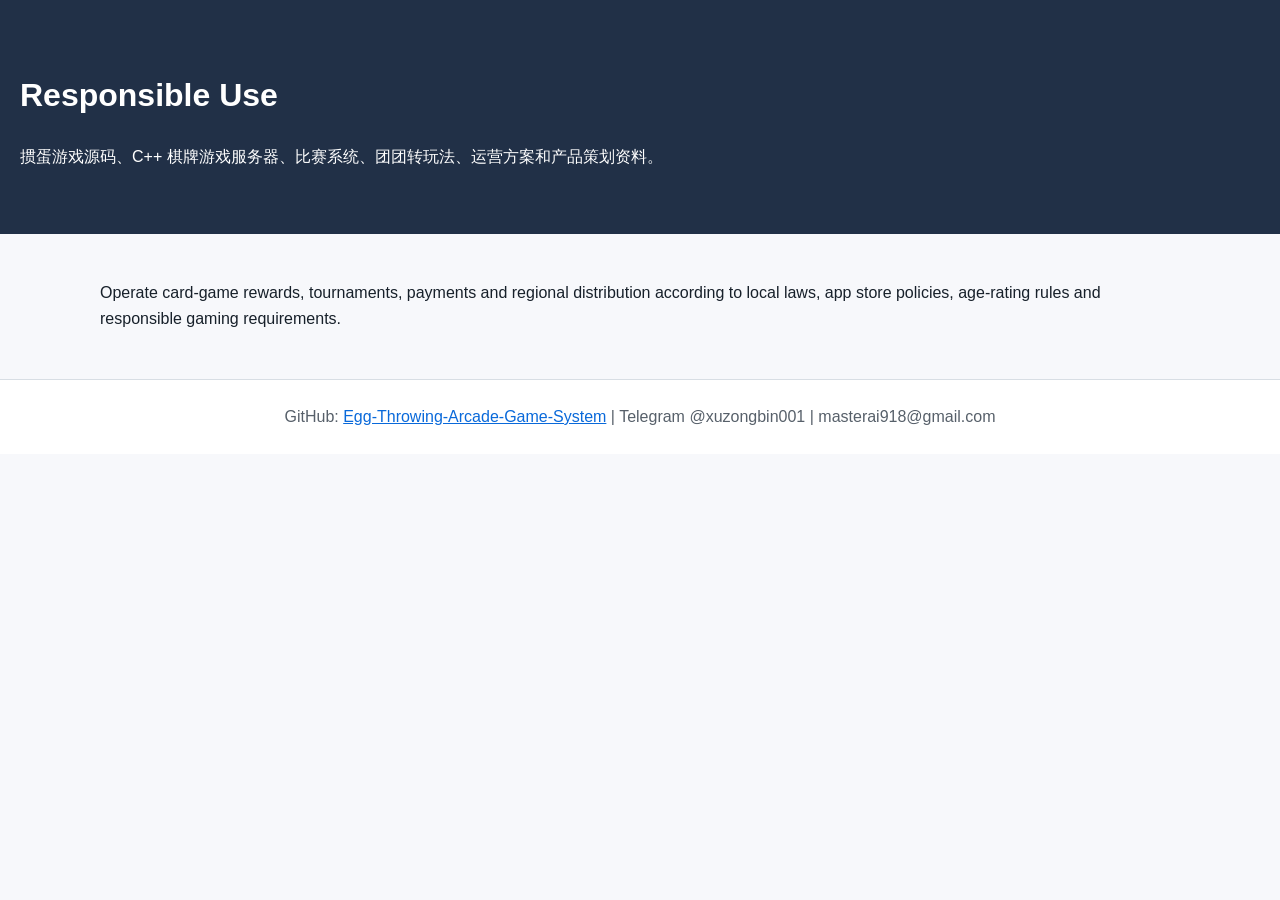
<file: docs/responsible-use.html>
<!doctype html>
<html lang="zh-CN">
<head>
  <meta charset="utf-8">
  <meta name="viewport" content="width=device-width, initial-scale=1">
  <title>Responsible Use - Guandan Game System</title>
  <meta name="description" content="掼蛋游戏源码，Guandan and Egg Throwing arcade card game source code with C++ rule engine, tournament system, rotating-table gameplay, operations plan and market research documents.">
  <style>
body{font-family:Arial,"Microsoft YaHei",sans-serif;margin:0;color:#17202a;background:#f7f8fb;line-height:1.65}
header{background:#213047;color:white;padding:48px 20px}
main{max-width:1080px;margin:0 auto;padding:30px 20px}
.grid{display:grid;grid-template-columns:repeat(auto-fit,minmax(230px,1fr));gap:16px}
.card{background:white;border:1px solid #d8dee4;border-radius:8px;padding:18px}
.tag{display:inline-block;background:#fff3d7;border:1px solid #e4ca85;border-radius:999px;padding:5px 9px;margin:3px}
a{color:#0969da}footer{padding:24px 20px;text-align:center;color:#57606a;background:white;border-top:1px solid #d8dee4}
</style>
</head>
<body>
  <header><h1>Responsible Use</h1><p>掼蛋游戏源码、C++ 棋牌游戏服务器、比赛系统、团团转玩法、运营方案和产品策划资料。</p></header>
  <main><p>Operate card-game rewards, tournaments, payments and regional distribution according to local laws, app store policies, age-rating rules and responsible gaming requirements.</p></main>
  <footer>GitHub: <a href="https://github.com/masterai-top/Egg-Throwing-Arcade-Game-System">Egg-Throwing-Arcade-Game-System</a> | Telegram @xuzongbin001 | masterai918@gmail.com</footer>
</body>
</html>
</file>
<file: docs/assets/style.css>
:root{--ink:#17212b;--muted:#60707d;--paper:#fff;--soft:#f2f6f5;--line:#dce5e1;--green:#0e6757;--gold:#e2ad32;--red:#a6382d}*{box-sizing:border-box}html{scroll-behavior:smooth}body{margin:0;color:var(--ink);background:var(--paper);font-family:Inter,"Noto Sans SC","Microsoft YaHei",Arial,sans-serif;line-height:1.7}a{color:inherit}.wrap{width:min(1120px,calc(100% - 40px));margin:auto}nav{height:64px;border-bottom:1px solid var(--line);background:#fff;display:flex;align-items:center}.nav{display:flex;align-items:center;justify-content:space-between;gap:24px}.brand{font-weight:800;text-decoration:none}.lang{display:flex;gap:16px;font-size:14px}.hero{min-height:560px;color:#fff;background:linear-gradient(90deg,rgba(4,20,26,.92),rgba(4,20,26,.42)),url("images/guandan-lobby.png") center/cover;display:flex;align-items:center}.hero-copy{max-width:720px;padding:80px 0}.eyebrow{font-size:13px;font-weight:800;color:#ffcf58}.hero h1{font-size:clamp(38px,6vw,68px);line-height:1.08;margin:14px 0;letter-spacing:0}.hero p{font-size:20px;max-width:650px}.button{display:inline-block;margin:20px 10px 0 0;padding:11px 18px;background:var(--gold);color:#17212b;text-decoration:none;font-weight:800;border-radius:4px}.button.alt{background:#fff}main section{padding:76px 0;border-bottom:1px solid var(--line)}h2{font-size:32px;line-height:1.25;margin:0 0 18px;letter-spacing:0}.lead{font-size:18px;color:var(--muted);max-width:850px}.cards{display:grid;grid-template-columns:repeat(3,1fr);gap:18px;margin-top:30px}.card{padding:24px;background:var(--soft);border-top:4px solid var(--green);border-radius:4px}.card h3{margin:0 0 8px}.flow{display:grid;grid-template-columns:repeat(6,1fr);margin-top:28px}.step{padding:20px 15px;border-left:1px solid var(--line);background:#f8faf9}.step b{display:block;color:var(--green);font-size:13px;margin-bottom:7px}.gallery{display:grid;grid-template-columns:repeat(2,1fr);gap:22px;margin-top:28px}.gallery figure{margin:0;border:1px solid var(--line);background:#fff}.gallery img{display:block;width:100%;aspect-ratio:16/9;object-fit:cover}.gallery figcaption{padding:12px 15px;font-weight:700}.tech{width:100%;border-collapse:collapse;margin-top:26px}.tech th,.tech td{text-align:left;padding:14px;border-bottom:1px solid var(--line)}.tech th{background:var(--soft)}.note{padding:18px;border-left:4px solid var(--gold);background:#fff8e5}.footer{padding:30px 0;background:#102321;color:#dce7e3;font-size:14px}@media(max-width:760px){.wrap{width:min(100% - 28px,1120px)}nav{height:auto;padding:14px 0}.nav{align-items:flex-start;flex-direction:column;gap:8px}.hero{min-height:500px}.hero-copy{padding:58px 0}.hero h1{font-size:38px}.hero p{font-size:17px}.cards,.gallery{grid-template-columns:1fr}.flow{grid-template-columns:1fr 1fr}.step{border-bottom:1px solid var(--line)}main section{padding:52px 0}h2{font-size:27px}.tech{font-size:13px}.tech th,.tech td{padding:10px 7px}}
</file>
